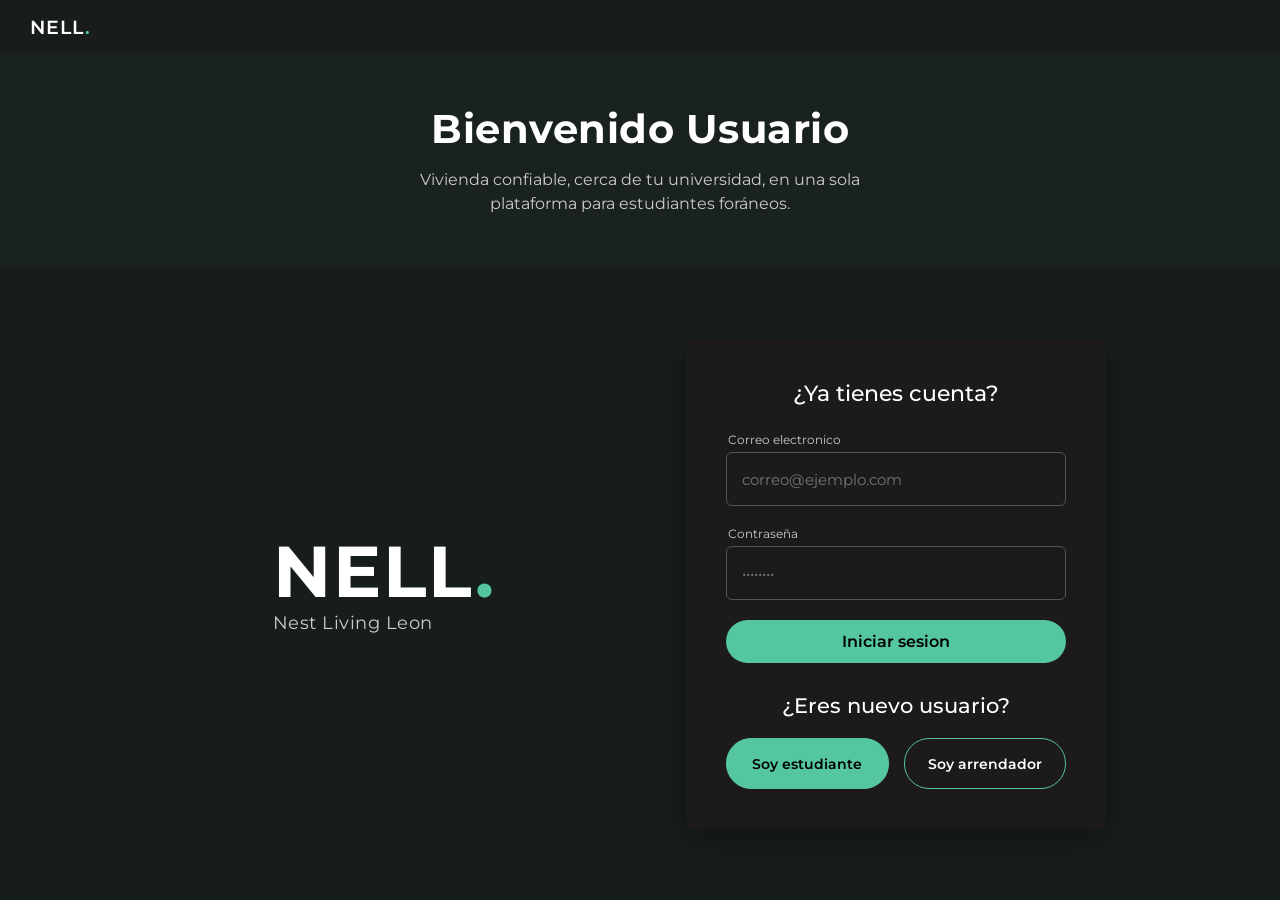
<file: html/index.html>
<!DOCTYPE html>
<html lang="es">
<head>
    <meta charset="UTF-8">
    <meta name="viewport" content="width=device-width, initial-scale=1.0">
    <title>Iniciar Sesión</title>
    <!-- Enlace al archivo CSS externo -->
    <link rel="stylesheet" href="../css/estilos.css">
    <link rel="icon" href="/favicon/logo.ico">
</head>
<body>

    <!-- Encabezado sin el icono de perfil -->
    <header>
        <div class="header-logo">NELL<span class="dot">.</span></div>
    </header>

    <!-- Sección de Bienvenida (Hero) -->
    <section class="hero">
        <h1>Bienvenido Usuario</h1>
        <p>Vivienda confiable, cerca de tu universidad, en una sola<br>plataforma para estudiantes foráneos.</p>
    </section>

    <!-- Contenido Principal -->
    <main>
        <!-- Panel Izquierdo: Logo Gigante -->
        <div class="left-panel">
            <div class="large-logo">
                <h2>NELL<span class="dot">.</span></h2>
                <div class="sub-logo">Nest Living Leon</div>
            </div>
        </div>

        <!-- Panel Derecho: Tarjeta de Login -->
        <div class="right-panel">
            <div class="login-card">
                <h3>¿Ya tienes cuenta?</h3>
                
        <form>
            <div class="form-group">
                <label>Correo electronico</label>
                <input type="email" placeholder="correo@ejemplo.com">
            </div>
            
            <div class="form-group">
                <label>Contraseña</label>
                <input type="password" placeholder="••••••••">
            </div>
            
        
            <a class="btn-primary" href="inicioEstudiante.html">Iniciar sesion</a>
        </form>

                <div class="new-user-section">
                    <h4>¿Eres nuevo usuario?</h4>
                    <div class="btn-group">
                        <button class="btn-student">Soy estudiante</button>
                        <button class="btn-landlord">Soy arrendador</button>
                    </div>
                </div>
            </div>
        </div>
    </main>

</body>
</html>
</file>
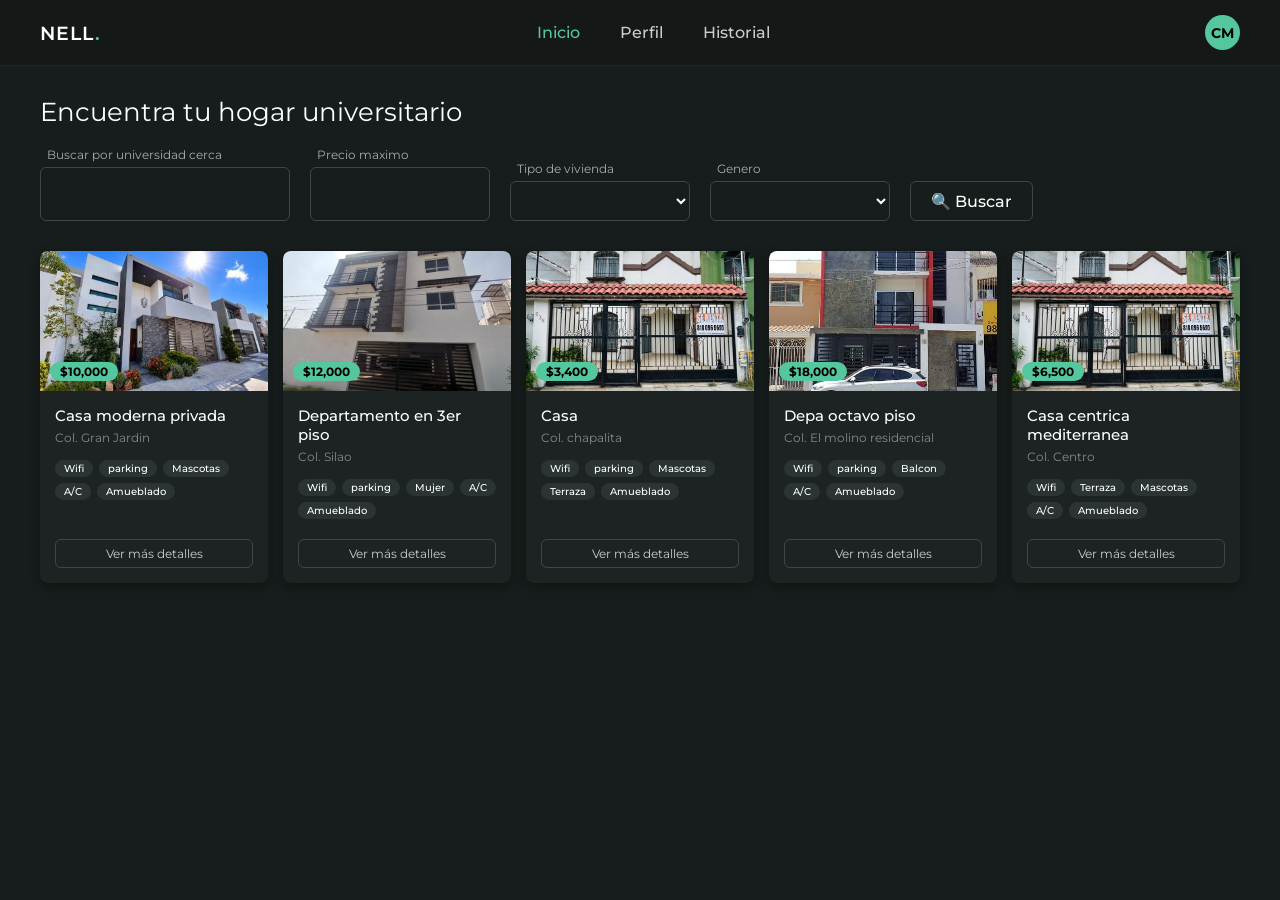
<file: html/inicioEstudiante.html>
<!DOCTYPE html>
<html lang="es">
<head>
    <meta charset="UTF-8">
    <meta http-equiv="X-UA-Compatible" content="IE=edge">
    <meta name="viewport" content="width=device-width, initial-scale=1.0">
    <title>NELL - Inicio Estudiante</title>
    <link rel="stylesheet" href="../css/estilos.css">
    <link rel="icon" href="/favicon/logo.ico">
</head>
<body>

    <!-- 1. Barra de Navegación -->
    <nav id="menuPrincipal">
        <div class="header-logo">NELL<span class="dot">.</span></div>
        <div class="menu-links">
            <a class="opcionMenuPrincipal activo" href="inicioEstudiante.html">Inicio</a>
            <a class="opcionMenuPrincipal" href="perfil.html">Perfil</a>
            <a class="opcionMenuPrincipal" href="#">Historial</a>
        </div>
        <div class="profile-icon">CM</div>
    </nav>

    <!-- 2. Sección del Buscador -->
    <section class="seccion-buscador">
        <h2>Encuentra tu hogar universitario</h2>
        
        <form class="formulario-busqueda">
            <div class="campo largo">
                <label>Buscar por universidad cerca</label>
                <input type="text">
            </div>

            <div class="campo">
                <label>Precio maximo</label>
                <input type="text">
            </div>

            <div class="campo">
                <label>Tipo de vivienda</label>
                <select>
                    <option></option>
                    <option>Casa</option>
                    <option>Departamento</option>
                </select>
            </div>

            <div class="campo">
                <label>Genero</label>
                <select>
                    <option></option>
                    <option color="#000000">Hombres</option>
                    <option color="#000000">Mujeres</option>
                    <option color="#000000">Mixto</option>
                </select>
            </div>

            <button type="submit" class="btn-buscar">🔍 Buscar</button>
        </form>
    </section>

    <!-- 3. Cuadrícula de Tarjetas -->
    <section class="contenedor-tarjetas">
        
        <!-- Tarjeta 1 -->
        <div class="tarjeta">
            <div class="imagen-casa">
                <!-- COLOCA TU FOTO AQUÍ -->
                <img src="../imagenes/casa1.jpg" alt="Casa moderna">
                <span class="etiqueta-precio">$10,000</span>
            </div>
            <div class="info-tarjeta">
                <h3>Casa moderna privada</h3>
                <p>Col. Gran Jardin</p>
                <div class="etiquetas-servicios">
                    <span>Wifi</span><span>parking</span>
                    <span>Mascotas</span><span>A/C</span>
                    <span>Amueblado</span>
                </div>
                <a href="detallesVivienda.html" class="btn-detalles">Ver más detalles</a>
            </div>
        </div>

        <!-- Tarjeta 2 -->
        <div class="tarjeta">
            <div class="imagen-casa">
                <!-- COLOCA TU FOTO AQUÍ -->
                <img src="../imagenes/depa1.jpg" alt="Departamento">
                <span class="etiqueta-precio">$12,000</span>
            </div>
            <div class="info-tarjeta">
                <h3>Departamento en 3er piso</h3>
                <p> Col. Silao</p>
                <div class="etiquetas-servicios">
                    <span>Wifi</span><span>parking</span>
                    <span>Mujer</span><span>A/C</span>
                    <span>Amueblado</span>
                </div>
                <a href="detallesVivienda.html" class="btn-detalles">Ver más detalles</a>
            </div>
        </div>

        <!-- Tarjeta 3 -->
        <div class="tarjeta">
            <div class="imagen-casa">
                <!-- COLOCA TU FOTO AQUÍ -->
                <img src="../imagenes/casa3.jpg" alt="Casa">
                <span class="etiqueta-precio">$3,400</span>
            </div>
            <div class="info-tarjeta">
                <h3>Casa</h3>
                <p> Col. chapalita</p>
                <div class="etiquetas-servicios">
                    <span>Wifi</span><span>parking</span>
                    <span>Mascotas</span><span>Terraza</span>
                    <span>Amueblado</span>
                </div>
                <a href="detallesVivienda.html" class="btn-detalles">Ver más detalles</a>
            </div>
        </div>

        <!-- Tarjeta 4 -->
        <div class="tarjeta">
            <div class="imagen-casa">
                <!-- COLOCA TU FOTO AQUÍ -->
                <img src="../imagenes/depa2.jpg" alt="Depa octavo piso">
                <span class="etiqueta-precio">$18,000</span>
            </div>
            <div class="info-tarjeta">
                <h3>Depa octavo piso</h3>
                <p> Col. El molino residencial</p>
                <div class="etiquetas-servicios">
                    <span>Wifi</span><span>parking</span>
                    <span>Balcon</span><span>A/C</span>
                    <span>Amueblado</span>
                </div>
                <a href="detallesVivienda.html" class="btn-detalles">Ver más detalles</a>
            </div>
        </div>

        <!-- Tarjeta 5 -->
        <div class="tarjeta">
            <div class="imagen-casa">
                <!-- COLOCA TU FOTO AQUÍ -->
                <img src="../imagenes/casa3.jpg" alt="Casa centrica">
                <span class="etiqueta-precio">$6,500</span>
            </div>
            <div class="info-tarjeta">
                <h3>Casa centrica mediterranea</h3>
                <p> Col. Centro</p>
                <div class="etiquetas-servicios">
                    <span>Wifi</span><span>Terraza</span>
                    <span>Mascotas</span><span>A/C</span>
                    <span>Amueblado</span>
                </div>
                <a href="detallesVivienda.html" class="btn-detalles">Ver más detalles</a>
            </div>
        </div>

    </section>

</body>
</html>
</file>
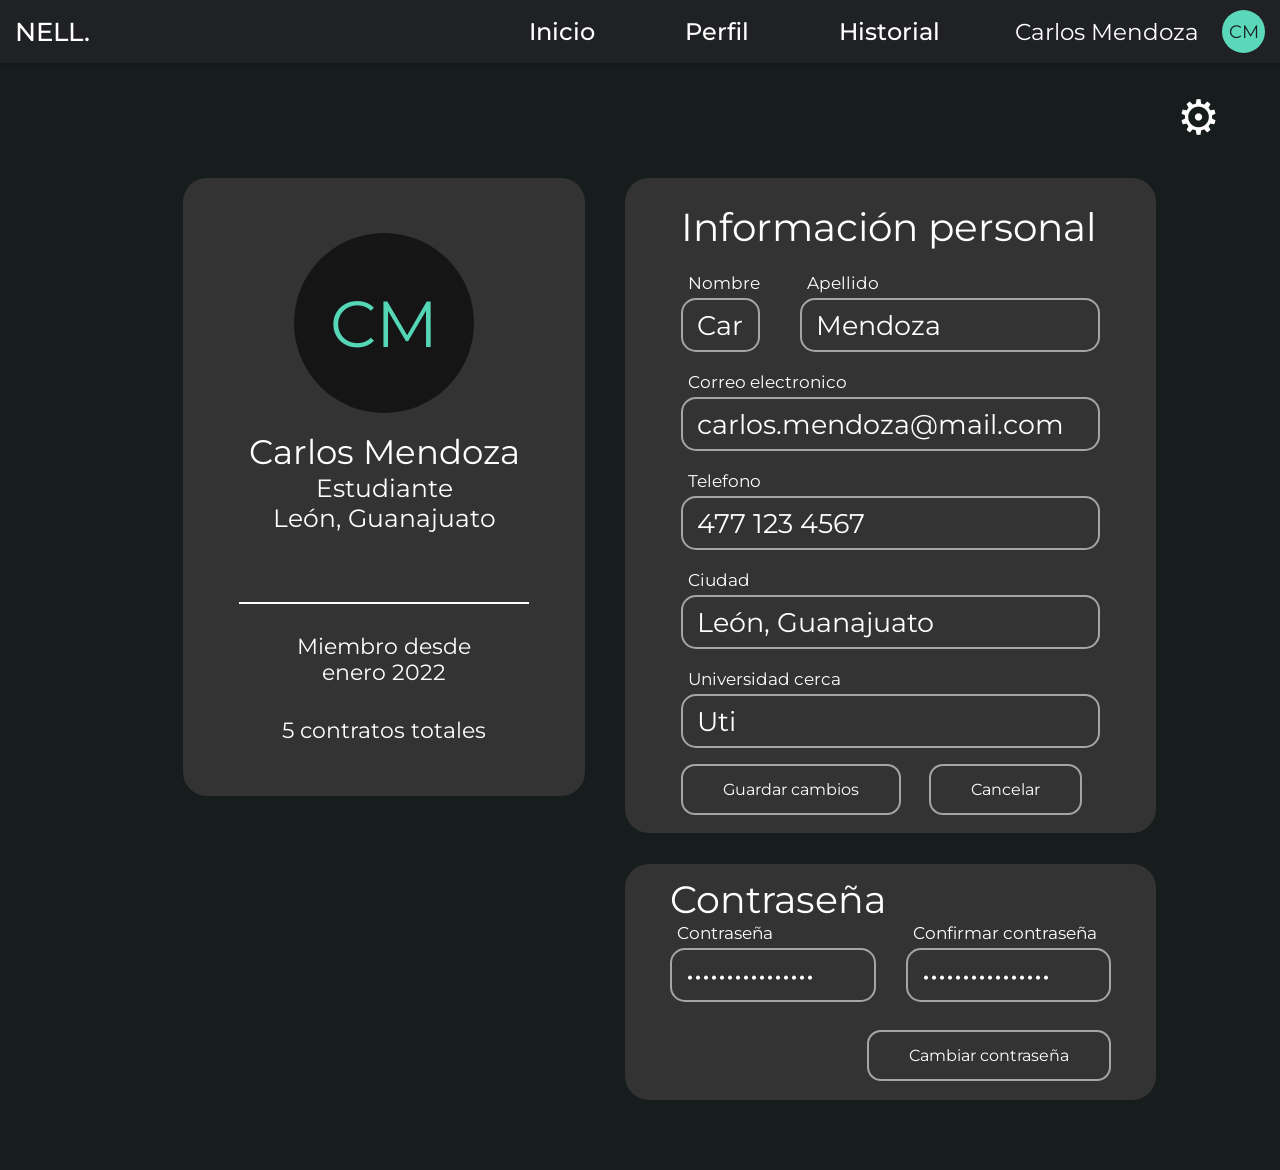
<file: html/perfil.html>
<!DOCTYPE html>
<html lang="es">
<head>
    <meta charset="UTF-8">
    <meta name="viewport" content="width=device-width, initial-scale=1.0">
    <title>NELL - Perfil</title>

    <link rel="stylesheet" href="../css/estilos.css">
    <link rel="icon" href="/favicon/logo.ico">
</head>

<body>

    <header class="navbar">

        <div class="logo">
            NELL.
        </div>

        <nav class="nav-links">
            <a href="inicioEstudiante.html">Inicio</a>
            <a href="#" class="active">Perfil</a>
            <a href="#">Historial</a>
        </nav>

        <div class="user-area">
            <span>Carlos Mendoza</span>
            <div class="avatar-small">CM</div>
        </div>

    </header>


    <main class="container">

        <div class="settings">
            ⚙
        </div>

        <div class="content-layout">

            <!-- TARJETA DE PERFIL -->
            <aside class="profile-card">

                <div class="avatar-large">
                    CM
                </div>

                <h2>Carlos Mendoza</h2>

                <p>Estudiante</p>
                <p>León, Guanajuato</p>

                <div class="separator"></div>

                <p class="member">
                    Miembro desde<br>
                    enero 2022
                </p>

                <p class="contracts">
                    5 contratos totales
                </p>

            </aside>


            <!-- CONTENIDO -->
            <section class="content">

                <!-- INFORMACIÓN PERSONAL -->
                <div class="panel">

                    <h1>Información personal</h1>

                    <div class="form-grid">

                        <div class="field">
                            <label>Nombre</label>
                            <input type="text" value="Carlos">
                        </div>

                        <div class="field">
                            <label>Apellido</label>
                            <input type="text" value="Mendoza">
                        </div>

                        <div class="field full">
                            <label>Correo electronico</label>
                            <input type="email"
                                   value="carlos.mendoza@mail.com">
                        </div>

                        <div class="field full">
                            <label>Telefono</label>
                            <input type="text"
                                   value="477 123 4567">
                        </div>

                        <div class="field full">
                            <label>Ciudad</label>
                            <input type="text"
                                   value="León, Guanajuato">
                        </div>

                        <div class="field full">
                            <label>Universidad cerca</label>
                            <input type="text"
                                   value="Uti">
                        </div>

                    </div>

                    <div class="buttons">

                        <button>
                            Guardar cambios
                        </button>

                        <button>
                            Cancelar
                        </button>

                    </div>

                </div>


                <!-- CONTRASEÑA -->
                <div class="panel password-panel">

                    <h2>Contraseña</h2>

                    <div class="password-grid">

                        <div class="field">
                            <label>Contraseña</label>

                            <input type="password"
                                   value="1234567890123456">
                        </div>

                        <div class="field">
                            <label>Confirmar contraseña</label>

                            <input type="password"
                                   value="1234567890123456">
                        </div>

                    </div>

                    <div class="password-button">

                        <button>
                            Cambiar contraseña
                        </button>

                    </div>

                </div>

            </section>

        </div>

    </main>

</body>
</html>
</file>
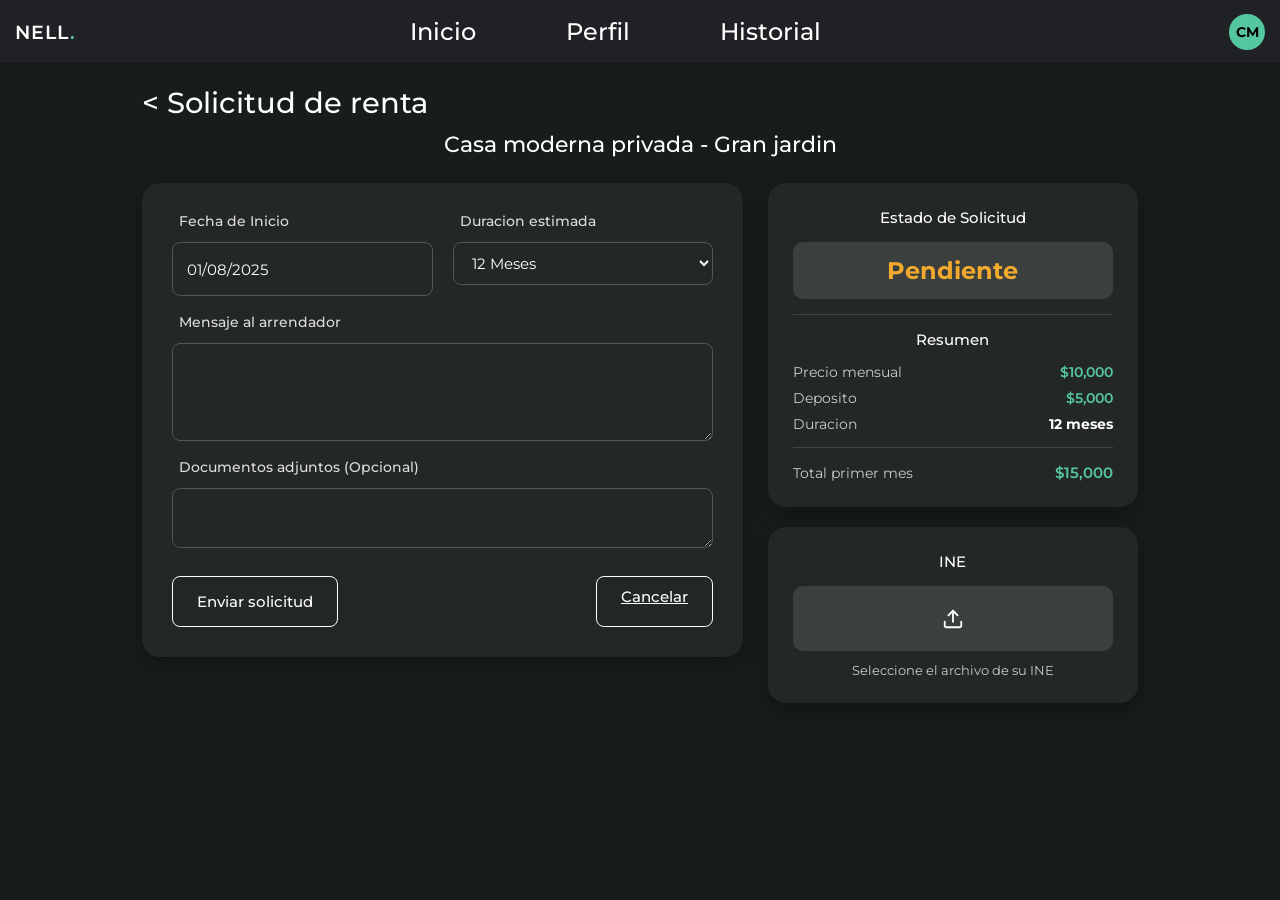
<file: html/solicitudRenta.html>
<!DOCTYPE html>
<html lang="es">
<head>
    <meta charset="UTF-8">
    <meta name="viewport" content="width=device-width, initial-scale=1.0">
    <title>Solicitud de Renta - NELL</title>
    <link rel="stylesheet" href="../css/estilos.css">
    <link rel="icon" href="/favicon/logo.ico">
</head>
<body>

    <!-- Navegación compartida (utiliza las clases ya creadas en tu CSS) -->
    <header class="navbar">
        <a href="#" class="header-logo">NELL<span class="dot">.</span></a>
        <nav class="nav-links">
            <a href="inicioEstudiante.html">Inicio</a>
            <a href="perfil.html">Perfil</a>
            <a href="#">Historial</a>
        </nav>
        <a href="#" class="user-avatar">CM</a>
    </header>

    <!-- Contenido Principal de Solicitud de Renta -->
    <main class="solicitud-container">
        
        <!-- Enlace superior de regreso -->
        <div class="solicitud-header">
            <a href="detallesVivienda.html" class="btn-volver">&lt; Solicitud de renta</a>
        </div>

        <!-- Título de la propiedad -->
        <h1 class="propiedad-titulo">Casa moderna privada - Gran jardin</h1>

        <!-- Cuadrícula de 2 columnas -->
        <div class="solicitud-grid">
            
            <!-- Columna Izquierda: Formulario -->
            <div class="solicitud-card-form">
                <form class="solicitud-form">
                    
                    <div class="form-row-two">
                        <div class="form-group-renta">
                            <label for="fechaInicio">Fecha de Inicio</label>
                            <input type="text" id="fechaInicio" value="01/08/2025">
                        </div>
                        <div class="form-group-renta">
                            <label for="duracionEstimada">Duracion estimada</label>
                            <select id="duracionEstimada">
                                <option value="12">12 Meses</option>
                                <option value="6">6 Meses</option>
                                <option value="24">24 Meses</option>
                            </select>
                        </div>
                    </div>

                    <div class="form-group-renta">
                        <label for="mensajeArrendador">Mensaje al arrendador</label>
                        <textarea id="mensajeArrendador" rows="4"></textarea>
                    </div>

                    <div class="form-group-renta">
                        <label for="documentosAdjuntos">Documentos adjuntos (Opcional)</label>
                        <textarea id="documentosAdjuntos" rows="2"></textarea>
                    </div>

                    <div class="form-actions">
                        <button type="submit" class="btn-outline">Enviar solicitud</button>
                        <a href="detallesVivienda.html" class="btn-outline">Cancelar</a>
                    </div>

                </form>
            </div>

            <!-- Columna Derecha: Estado, Resumen y Carga de INE -->
            <div class="solicitud-sidebar">
                
                <!-- Tarjeta de Estado y Resumen -->
                <div class="solicitud-card-sidebar">
                    <span class="sidebar-title">Estado de Solicitud</span>
                    
                    <div class="status-badge-box">
                        <span class="status-text">Pendiente</span>
                    </div>

                    <div class="divider"></div>

                    <span class="sidebar-subtitle">Resumen</span>
                    
                    <div class="resumen-item">
                        <span>Precio mensual</span>
                        <span class="monto-verde">$10,000</span>
                    </div>
                    <div class="resumen-item">
                        <span>Deposito</span>
                        <span class="monto-verde">$5,000</span>
                    </div>
                    <div class="resumen-item">
                        <span>Duracion</span>
                        <span class="resumen-bold">12 meses</span>
                    </div>

                    <div class="divider"></div>

                    <div class="resumen-item total-item">
                        <span>Total primer mes</span>
                        <span class="monto-verde font-large">$15,000</span>
                    </div>
                </div>

                <!-- Tarjeta Carga INE -->
                <div class="solicitud-card-sidebar ine-card">
                    <span class="sidebar-title">INE</span>
                    
                    <div class="upload-box">
                        <!-- Ícono de subida SVG -->
                        <svg width="22" height="22" viewBox="0 0 24 24" fill="none" stroke="currentColor" stroke-width="2" stroke-linecap="round" stroke-linejoin="round">
                            <path d="M21 15v4a2 2 0 0 1-2 2H5a2 2 0 0 1-2-2v-4"></path>
                            <polyline points="17 8 12 3 7 8"></polyline>
                            <line x1="12" y1="3" x2="12" y2="15"></line>
                        </svg>
                    </div>
                    <p class="upload-hint">Seleccione el archivo de su INE</p>
                </div>

            </div>

        </div>

    </main>

</body>
</html>
</file>
<file: css/estilos.css>
/* Importar fuente Montserrat para un estilo similar al diseño */
@import url('https://fonts.googleapis.com/css2?family=Montserrat:wght@400;500;600;700&display=swap');

:root {
    --bg-body: #1d2625;
    --bg-header: #181c1b;
    --bg-card: #1c1a1b;
    --accent-color: #55c79e;
    --text-main: #ffffff;
    --text-secondary: #cccccc;
}

* {
    margin: 0;
    padding: 0;
    box-sizing: border-box;
    font-family: 'Montserrat', sans-serif;
}

body {
    background-color: var(--bg-body);
    color: var(--text-main);
    min-height: 100vh;
    display: flex;
    flex-direction: column;
}

/* ----- HEADER ----- */
header {
    background-color: var(--bg-header);
    display: flex;
    /* Al quitar el icono, el logo se mantendrá a la izquierda */
    align-items: center;
    padding: 15px 30px;
}

.header-logo {
    font-size: 1.2rem;
    font-weight: 600;
    letter-spacing: 1px;
}

.dot {
    color: var(--accent-color);
}

/* ----- HERO SECTION ----- */
.hero {
    text-align: center;
    padding: 50px 20px;
    background-color: #1a2221;
    border-bottom: 2px solid #161d1c;
}

.hero h1 {
    font-size: 2.5rem;
    font-weight: 700;
    margin-bottom: 15px;
    letter-spacing: 0.5px;
}

.hero p {
    font-size: 1rem;
    color: var(--text-secondary);
    line-height: 1.5;
    font-weight: 400;
}

/* ----- MAIN CONTENT ----- */
main {
    display: flex;
    flex: 1;
    padding: 40px 10%;
    align-items: center;
    justify-content: space-between;
}

/* Left Panel - Large Logo */
.left-panel {
    flex: 1;
    display: flex;
    flex-direction: column;
    justify-content: center;
    align-items: center;
}

.large-logo {
    text-align: left;
}

.large-logo h2 {
    font-size: 4.5rem;
    font-weight: 700;
    letter-spacing: 2px;
    line-height: 1;
}

.sub-logo {
    font-size: 1.1rem;
    color: var(--text-secondary);
    margin-top: 5px;
    letter-spacing: 0.5px;
}

/* Right Panel - Login Card */
.right-panel {
    flex: 1;
    display: flex;
    justify-content: center;
}

.login-card {
    background-color: var(--bg-card);
    padding: 40px;
    border-radius: 8px;
    width: 100%;
    max-width: 420px;
    text-align: center;
    box-shadow: 0 10px 30px rgba(0,0,0,0.3);
}

.login-card h3 {
    font-size: 1.4rem;
    margin-bottom: 25px;
    font-weight: 500;
}

.form-group {
    text-align: left;
    margin-bottom: 20px;
}

.form-group label {
    display: block;
    font-size: 0.75rem;
    color: var(--text-secondary);
    margin-bottom: 5px;
    margin-left: 2px;
}

.form-group input {
    width: 100%;
    background-color: transparent;
    border: 1px solid #555;
    color: var(--text-main);
    padding: 10px 15px;
    border-radius: 6px;
    font-size: 0.95rem;
    outline: none;
    transition: border-color 0.3s;
}

.form-group input:focus {
    border-color: var(--accent-color);
}

.btn-primary {
background-color: #55c79e;
    color: #000;
    border: none;
    padding: 12px 25px;
    border-radius: 25px;
    font-size: 1rem;
    font-weight: 600;
    cursor: pointer;
    margin-top: 15px;
    margin-bottom: 30px;
    transition: opacity 0.3s;
    display: block;
    width: 100%;
    text-align: center;
    text-decoration: none;
    box-sizing: border-box;
}

.btn-primary:hover {
    opacity: 0.9;
}

.new-user-section h4 {
    font-size: 1.3rem;
    font-weight: 500;
    margin-bottom: 20px;
}

.btn-group {
    display: flex;
    gap: 15px;
    justify-content: center;
}

.btn-student {
    background-color: var(--accent-color);
    color: #000;
    border: 1px solid var(--accent-color);
    padding: 10px 20px;
    border-radius: 25px;
    font-weight: 600;
    cursor: pointer;
    font-size: 0.9rem;
    flex: 1;
}

.btn-landlord {
    background-color: transparent;
    color: var(--text-main);
    border: 1px solid var(--accent-color);
    padding: 10px 20px;
    border-radius: 25px;
    font-weight: 600;
    cursor: pointer;
    font-size: 0.9rem;
    flex: 1;
}

/* Responsive Design */
@media (max-width: 850px) {
    main {
        flex-direction: column;
        gap: 50px;
    }
    .hero h1 {
        font-size: 2rem;
    }
}

/* =========================================
   ESTILOS PARA LA PÁGINA: INICIO ESTUDIANTE
   ========================================= */

/* Fondo general de la página */
body {
    background-color: #171d1c;
    color: #ffffff;
    font-family: 'Montserrat', sans-serif;
    margin: 0;
    padding: 0;
}

/* --- 1. Barra de Navegación --- */
#menuPrincipal {
    background-color: #141817;
    display: flex;
    justify-content: space-between;
    align-items: center;
    padding: 15px 40px;
    border-bottom: 1px solid #1f2625;
}

.header-logo {
    font-size: 1.2rem;
    font-weight: 600;
    letter-spacing: 1px;
}

.dot {
    color: #55c79e;
}

.menu-links {
    display: flex;
    gap: 40px;
}

.opcionMenuPrincipal {
    color: #cccccc;
    text-decoration: none;
    font-weight: 500;
    font-size: 1rem;
}

.opcionMenuPrincipal.activo {
    color: #55c79e;
}

.profile-icon {
    background-color: #55c79e;
    color: #000;
    width: 35px;
    height: 35px;
    border-radius: 50%;
    display: flex;
    justify-content: center;
    align-items: center;
    font-weight: 700;
    font-size: 0.9rem;
}

/* --- 2. Sección del Buscador --- */
.seccion-buscador {
    padding: 30px 40px;
    background-color: #171d1c;
}

.seccion-buscador h2 {
    font-size: 1.6rem;
    font-weight: 400;
    margin-bottom: 20px;
}

.formulario-busqueda {
    display: flex;
    gap: 20px;
    align-items: flex-end;
}

.campo {
    display: flex;
    flex-direction: column;
    width: 180px;
}

.campo.largo {
    width: 250px;
}

.campo label {
    font-size: 0.75rem;
    color: #aaaaaa;
    margin-bottom: 5px;
}

.campo input, 
.campo select {
    background-color: transparent;
    border: 1px solid #444;
    color: #ffffff;
    padding: 10px;
    border-radius: 6px;
    outline: none;
}

.btn-buscar {
    background-color: transparent;
    color: #ffffff;
    border: 1px solid #444;
    padding: 10px 20px;
    border-radius: 6px;
    cursor: pointer;
    font-weight: 500;
    height: 40px;
}

/* --- 3. Cuadrícula de Tarjetas --- */
.contenedor-tarjetas {
    display: flex;
    gap: 15px;
    padding: 0 40px 40px 40px;
    justify-content: space-between; /* Espacia las tarjetas uniformemente */
}

.tarjeta {
    background-color: #1c2322;
    border-radius: 8px;
    width: 19%; /* Toma exactamente una quinta parte del espacio */
    overflow: hidden;
    display: flex;
    flex-direction: column;
    box-shadow: 0 4px 12px rgba(0,0,0,0.3);
}

.imagen-casa {
    height: 140px;
    position: relative;
    background-color: #28302f; 
}

/* Hace que cualquier foto que pongas se recorte y llene el espacio sin deformarse */
.imagen-casa img {
    width: 100%;
    height: 100%;
    object-fit: cover; 
}

.etiqueta-precio {
    position: absolute;
    bottom: 10px;
    left: 10px;
    background-color: #55c79e;
    color: #000000;
    padding: 2px 10px;
    border-radius: 12px;
    font-size: 0.75rem;
    font-weight: 700;
}

.info-tarjeta {
    padding: 15px;
    display: flex;
    flex-direction: column;
    flex: 1; /* Permite que el contenido se expanda y empuje el botón abajo */
}

.info-tarjeta h3 {
    font-size: 0.95rem;
    font-weight: 500;
    margin-bottom: 5px;
}

.info-tarjeta p {
    font-size: 0.75rem;
    color: #888888;
    margin-bottom: 15px;
}

.etiquetas-servicios {
    display: flex;
    gap: 6px;
    flex-wrap: wrap;
    margin-bottom: 20px;
}

.etiquetas-servicios span {
    background-color: #2b3433;
    color: #ffffff;
    font-size: 0.6rem;
    padding: 3px 9px;
    border-radius: 10px;
    font-weight: 500;
}

.btn-detalles {
    margin-top: auto; /* Empuja este botón siempre hasta el fondo */
    display: block;
    text-align: center;
    background: transparent;
    color: #cccccc;
    border: 1px solid #444;
    padding: 6px;
    border-radius: 6px;
    text-decoration: none;
    font-size: 0.75rem;
    transition: 0.3s;
}

.btn-detalles:hover {
    border-color: #ffffff;
    color: #ffffff;
}

.campo select option {
    color: #000000;
    background-color: #ffffff;
}

/* ==========================================
   ESTILOS: DETALLES DE VIVIENDA
   ========================================== */

/* Navbar específica para esta vista */
header.navbar {
    justify-content: space-between;
}

header.navbar .header-logo {
    text-decoration: none;
    color: var(--text-main);
}

.nav-links {
    display: flex;
    gap: 30px;
}

.nav-links a {
    color: var(--text-secondary);
    text-decoration: none;
    font-weight: 500;
    font-size: 0.95rem;
    transition: color 0.3s;
}

.nav-links a:hover, .nav-links a.active {
    color: var(--text-main);
}

.user-avatar {
    width: 36px;
    height: 36px;
    background-color: var(--accent-color);
    color: #000;
    border-radius: 50%;
    display: flex;
    align-items: center;
    justify-content: center;
    font-weight: 700;
    text-decoration: none;
    font-size: 0.85rem;
}

/* Layout principal */
.details-container {
    display: flex;
    flex-direction: column;
    padding: 30px 10%;
    gap: 20px;
}

.top-nav-bar {
    width: 100%;
    margin-bottom: 10px;
}

.back-link {
    color: var(--text-secondary);
    text-decoration: none;
    font-size: 1.1rem;
    font-weight: 500;
    transition: color 0.3s;
}

.back-link:hover {
    color: var(--accent-color);
}

/* Grid de dos columnas */
.details-grid {
    display: grid;
    grid-template-columns: 1.2fr 0.8fr;
    gap: 25px;
    width: 100%;
}

/* Diseño base de las tarjetas */
.card {
    background-color: var(--bg-card);
    border-radius: 12px;
    padding: 25px;
    box-shadow: 0 4px 15px rgba(0,0,0,0.2);
}

/* Galería */
.gallery-section {
    display: flex;
    flex-direction: column;
    gap: 15px;
}

.main-image {
    width: 100%;
    height: 300px;
    border-radius: 12px;
    overflow: hidden;
}

.main-image img {
    width: 100%;
    height: 100%;
    object-fit: cover;
}

.thumbnails {
    display: flex;
    gap: 15px;
}

.thumb-box {
    flex: 1;
    height: 80px;
    background-color: #262425;
    border-radius: 8px;
    display: flex;
    align-items: center;
    justify-content: center;
    color: var(--text-secondary);
    cursor: pointer;
    transition: opacity 0.3s;
}

.thumb-box:hover {
    opacity: 0.8;
}

/* Tarjeta de Resumen (Derecha superior) */
.property-summary-card h2 {
    font-size: 1.8rem;
    margin-bottom: 5px;
}

.property-summary-card .location {
    color: var(--text-secondary);
    font-size: 0.9rem;
    margin-bottom: 15px;
}

.price-tag {
    font-size: 2.2rem;
    font-weight: 700;
    color: var(--accent-color);
    margin-bottom: 5px;
}

.deposit-info {
    font-size: 0.8rem;
    color: var(--text-secondary);
    margin-bottom: 25px;
}

.action-buttons {
    display: flex;
    flex-direction: column;
    gap: 12px;
}

.btn-primary-action, .btn-secondary-action {
    padding: 12px;
    border-radius: 25px;
    text-align: center;
    text-decoration: none;
    font-size: 0.95rem;
    font-weight: 600;
    transition: 0.3s;
}

.btn-primary-action {
    background-color: transparent;
    border: 1px solid var(--text-secondary);
    color: var(--text-main);
}

.btn-primary-action:hover {
    background-color: var(--accent-color);
    border-color: var(--accent-color);
    color: #000;
}

.btn-secondary-action {
    background-color: transparent;
    border: 1px solid #444;
    color: var(--text-secondary);
}

.btn-secondary-action:hover {
    border-color: var(--text-secondary);
    color: var(--text-main);
}

/* Tarjeta de Descripción (Izquierda inferior) */
.description-card h3 {
    font-size: 1.2rem;
    margin-bottom: 10px;
}

.description-card p {
    font-size: 0.9rem;
    color: var(--text-secondary);
    line-height: 1.5;
    margin-bottom: 20px;
}

.description-card h4 {
    font-size: 0.9rem;
    color: var(--text-secondary);
    margin-bottom: 10px;
}

.amenities-grid {
    display: grid;
    grid-template-columns: repeat(3, 1fr);
    gap: 10px;
    margin-bottom: 20px;
}

.pill {
    background-color: #2b292a;
    color: var(--text-main);
    padding: 8px;
    border-radius: 15px;
    font-size: 0.75rem;
    text-align: center;
}

.btn-reviews {
    display: block;
    width: max-content;
    margin-left: auto;
    padding: 8px 15px;
    border: 1px solid #444;
    border-radius: 15px;
    color: var(--text-secondary);
    text-decoration: none;
    font-size: 0.85rem;
    transition: 0.3s;
}

.btn-reviews:hover {
    border-color: var(--accent-color);
    color: var(--accent-color);
}

/* Tarjeta de Arrendador (Derecha inferior) */
.landlord-card h3 {
    font-size: 1.1rem;
    margin-bottom: 15px;
}

.landlord-profile {
    display: flex;
    align-items: center;
    gap: 15px;
    margin-bottom: 20px;
}

.landlord-avatar {
    width: 50px;
    height: 50px;
    background-color: #111;
    border: 2px solid var(--accent-color);
    color: var(--accent-color);
    border-radius: 50%;
    display: flex;
    align-items: center;
    justify-content: center;
    font-weight: 700;
    font-size: 1.1rem;
}

.landlord-info h4 {
    font-size: 1rem;
    margin-bottom: 2px;
}

.member-badge {
    font-size: 0.75rem;
    color: var(--accent-color);
}

.contact-details p {
    font-size: 0.9rem;
    color: var(--text-secondary);
    margin-bottom: 8px;
}

/* Responsividad */
@media (max-width: 850px) {
    .details-grid {
        grid-template-columns: 1fr;
    }
}

/* ==========================================
   ESTILOS: SOLICITUD DE RENTA (CORREGIDO)
   ========================================== */

/* Forzar la orientación vertical para evitar el choque con el main general */
main.solicitud-container {
    display: flex;
    flex-direction: column;
    align-items: stretch;
    justify-content: flex-start;
    padding: 20px 8% 40px 8%;
    max-width: 1200px;
    margin: 0 auto;
    width: 100%;
}

.solicitud-header {
    width: 100%;
    margin-bottom: 10px;
}

.btn-volver {
    color: #ffffff;
    text-decoration: none;
    font-size: 1.8rem;
    font-weight: 500;
    display: inline-block;
}

.propiedad-titulo {
    text-align: center;
    font-size: 1.4rem;
    font-weight: 500;
    margin-bottom: 25px;
    color: #ffffff;
    width: 100%;
}

/* Disposición de 2 columnas */
.solicitud-grid {
    display: grid;
    grid-template-columns: 1.3fr 0.8fr;
    gap: 25px;
    align-items: start;
    width: 100%;
}

/* Tarjeta Formulario (Izquierda) */
.solicitud-card-form {
    background-color: #232726;
    border-radius: 18px;
    padding: 30px;
    box-shadow: 0 8px 20px rgba(0, 0, 0, 0.3);
}

.solicitud-form {
    display: flex;
    flex-direction: column;
    gap: 18px;
}

.form-row-two {
    display: grid;
    grid-template-columns: 1fr 1fr;
    gap: 20px;
}

.form-group-renta {
    display: flex;
    flex-direction: column;
    gap: 8px;
}

.form-group-renta label {
    font-size: 0.85rem;
    color: #dddddd;
    font-weight: 500;
}

.form-group-renta input,
.form-group-renta select,
.form-group-renta textarea {
    background-color: transparent;
    border: 1px solid #555555;
    border-radius: 8px;
    color: #ffffff;
    padding: 10px 14px;
    font-size: 0.95rem;
    outline: none;
    font-family: inherit;
    width: 100%;
}

.form-group-renta input:focus,
.form-group-renta select:focus,
.form-group-renta textarea:focus {
    border-color: #55c79e;
}

.form-group-renta select option {
    background-color: #232726;
    color: #ffffff;
}

.form-actions {
    display: flex;
    justify-content: space-between;
    margin-top: 10px;
}

.btn-outline {
    background-color: transparent;
    border: 1px solid #ffffff;
    color: #ffffff;
    padding: 10px 24px;
    border-radius: 8px;
    font-size: 0.95rem;
    font-weight: 500;
    cursor: pointer;
    transition: background-color 0.2s ease;
}

.btn-outline:hover {
    background-color: rgba(255, 255, 255, 0.1);
}

/* Columna Derecha */
.solicitud-sidebar {
    display: flex;
    flex-direction: column;
    gap: 20px;
}

.solicitud-card-sidebar {
    background-color: #232726;
    border-radius: 18px;
    padding: 25px;
    box-shadow: 0 8px 20px rgba(0, 0, 0, 0.3);
    text-align: center;
}

.sidebar-title {
    display: block;
    font-size: 0.95rem;
    color: #ffffff;
    font-weight: 500;
    margin-bottom: 15px;
}

.status-badge-box {
    background-color: #3b3f3e;
    border-radius: 10px;
    padding: 14px;
    margin-bottom: 15px;
}

.status-text {
    color: #f3aa2c;
    font-size: 1.5rem;
    font-weight: 700;
}

.divider {
    height: 1px;
    background-color: #444444;
    margin: 15px 0;
}

.sidebar-subtitle {
    display: block;
    font-size: 0.95rem;
    color: #ffffff;
    font-weight: 500;
    margin-bottom: 15px;
}

.resumen-item {
    display: flex;
    justify-content: space-between;
    align-items: center;
    font-size: 0.85rem;
    color: #cccccc;
    margin-bottom: 10px;
}

.monto-verde {
    color: #55c79e;
    font-weight: 600;
}

.resumen-bold {
    color: #ffffff;
    font-weight: 700;
}

.total-item {
    margin-top: 10px;
    margin-bottom: 0;
}

.font-large {
    font-size: 0.95rem;
}

/* Bloque INE */
.ine-card {
    display: flex;
    flex-direction: column;
    align-items: center;
}

.upload-box {
    background-color: #3b3f3e;
    border-radius: 10px;
    width: 100%;
    height: 65px;
    display: flex;
    justify-content: center;
    align-items: center;
    cursor: pointer;
    color: #ffffff;
    transition: background-color 0.2s ease;
}

.upload-box:hover {
    background-color: #484c4b;
}

.upload-hint {
    font-size: 0.8rem;
    color: #cccccc;
    margin-top: 12px;
    text-align: center;
}

@media (max-width: 850px) {
    .solicitud-grid {
        grid-template-columns: 1fr;
    }
}

.navbar {
    height: 65px;
    background-color: #202124;

    display: flex;
    align-items: center;

    padding: 0 15px;

    border-bottom: 2px solid #151719;
}

.logo {
    font-size: 26px;
    font-weight: 500;

    flex: 1;
}

.nav-links {
    display: flex;
    gap: 90px;
    margin-right: 75px;
}

.nav-links a {
    color: white;
    text-decoration: none;

    font-size: 24px;
}

.nav-links .active {
    color: #53d6b7;
}

.user-area {
    display: flex;
    align-items: center;

    gap: 23px;

    font-size: 23px;
}

.avatar-small {
    width: 43px;
    height: 43px;

    border-radius: 50%;

    background-color: #5bd8b9;
    color: #172023;

    display: flex;
    align-items: center;
    justify-content: center;

    font-size: 18px;
}

/* =========================
   CONTENEDOR
========================= */

.container {
    width: 1320px;
    max-width: calc(100% - 110px);

    margin: 73px auto 30px;

    position: relative;
}

.settings {
    position: absolute;

    right: 5px;
    top: -50px;

    font-size: 48px;

    color: white;
}

/* =========================
   DISTRIBUCIÓN
========================= */

.content-layout {
    display: grid;

    grid-template-columns: 402px 1fr;

    gap: 40px;
}


/* =========================
   TARJETA PERFIL
========================= */

.profile-card {
    height: 618px;

    background-color: #333333;

    border-radius: 24px;

    text-align: center;

    padding: 55px 30px;
}

.avatar-large {
    width: 180px;
    height: 180px;

    margin: 0 auto;

    background-color: #151515;

    border-radius: 50%;

    display: flex;
    align-items: center;
    justify-content: center;

    color: #55d6b6;

    font-size: 65px;
}

.profile-card h2 {
    font-size: 34px;
    font-weight: 400;

    margin-top: 18px;
}

.profile-card p {
    font-size: 25px;

    line-height: 1.2;
}

.separator {
    width: 290px;
    height: 2px;

    background-color: white;

    margin: 69px auto 30px;
}

.member {
    font-size: 22px !important;
}

.contracts {
    margin-top: 31px;

    font-size: 22px !important;
}

/* =========================
   PANELES
========================= */

.panel {
    background-color: #333333;

    border-radius: 24px;

    padding: 25px 56px 18px;
}

.panel h1,
.panel h2 {
    font-weight: 400;
}

.panel h1 {
    font-size: 39px;

    margin-bottom: 22px;
}

.panel h2 {
    font-size: 38px;
}


/* =========================
   FORMULARIOS
========================= */

.form-grid {
    display: grid;

    grid-template-columns: 1fr 300px;

    gap: 20px 40px;
}

.field {
    width: 100%;
}

.full {
    grid-column: 1 / -1;
}

label {
    display: block;

    font-size: 17px;

    margin-left: 7px;
    margin-bottom: 5px;
}

input {
    width: 100%;
    height: 54px;

    background-color: transparent;

    border: 2px solid #a5a5a5;
    border-radius: 15px;

    color: white;

    padding: 5px 14px;

    font-size: 27px;

    outline: none;
}

input:focus {
    border-color: #55d6b6;
}


/* =========================
   BOTONES
========================= */

.buttons {
    display: flex;

    gap: 28px;

    margin-top: 16px;
}

button {
    height: 51px;

    background-color: transparent;

    border: 2px solid #a5a5a5;
    border-radius: 14px;

    color: white;

    padding: 0 40px;

    font-size: 16px;

    cursor: pointer;
}

button:hover {
    border-color: #55d6b6;
    color: #55d6b6;
}


/* =========================
   CONTRASEÑA
========================= */

.password-panel {
    margin-top: 31px;

    padding: 12px 45px 19px;
}

.password-grid {
    display: grid;

    grid-template-columns: 1fr 1fr;

    gap: 30px;
}

.password-button {
    display: flex;

    justify-content: flex-end;

    margin-top: 28px;
}

.password-button button {
    min-width: 230px;
}


/* =========================
   RESPONSIVE
========================= */

@media (max-width: 1050px) {

    .content-layout {
        grid-template-columns: 1fr;
    }

    .profile-card {
        height: auto;
        padding-bottom: 45px;
    }

    .nav-links {
        gap: 30px;
        margin-right: 30px;
    }

    .nav-links a {
        font-size: 18px;
    }

    .user-area {
        font-size: 18px;
    }

}


@media (max-width: 650px) {

    .container {
        max-width: calc(100% - 24px);

        margin-top: 70px;
    }

    .navbar {
        height: auto;

        flex-wrap: wrap;

        padding: 10px 15px;
    }

    .nav-links {
        width: 100%;

        order: 3;

        justify-content: space-around;

        margin: 0;
    }

    .content-layout {
        grid-template-columns: 1fr;
    }

    .panel {
        padding: 22px 20px;
    }

    .form-grid,
    .password-grid {
        grid-template-columns: 1fr;
    }

    .full {
        grid-column: auto;
    }

    .panel h1 {
        font-size: 30px;
    }

    input {
        font-size: 21px;
    }

    .buttons {
        flex-wrap: wrap;
    }

    .password-button {
        justify-content: flex-start;
    }
}
</file>
